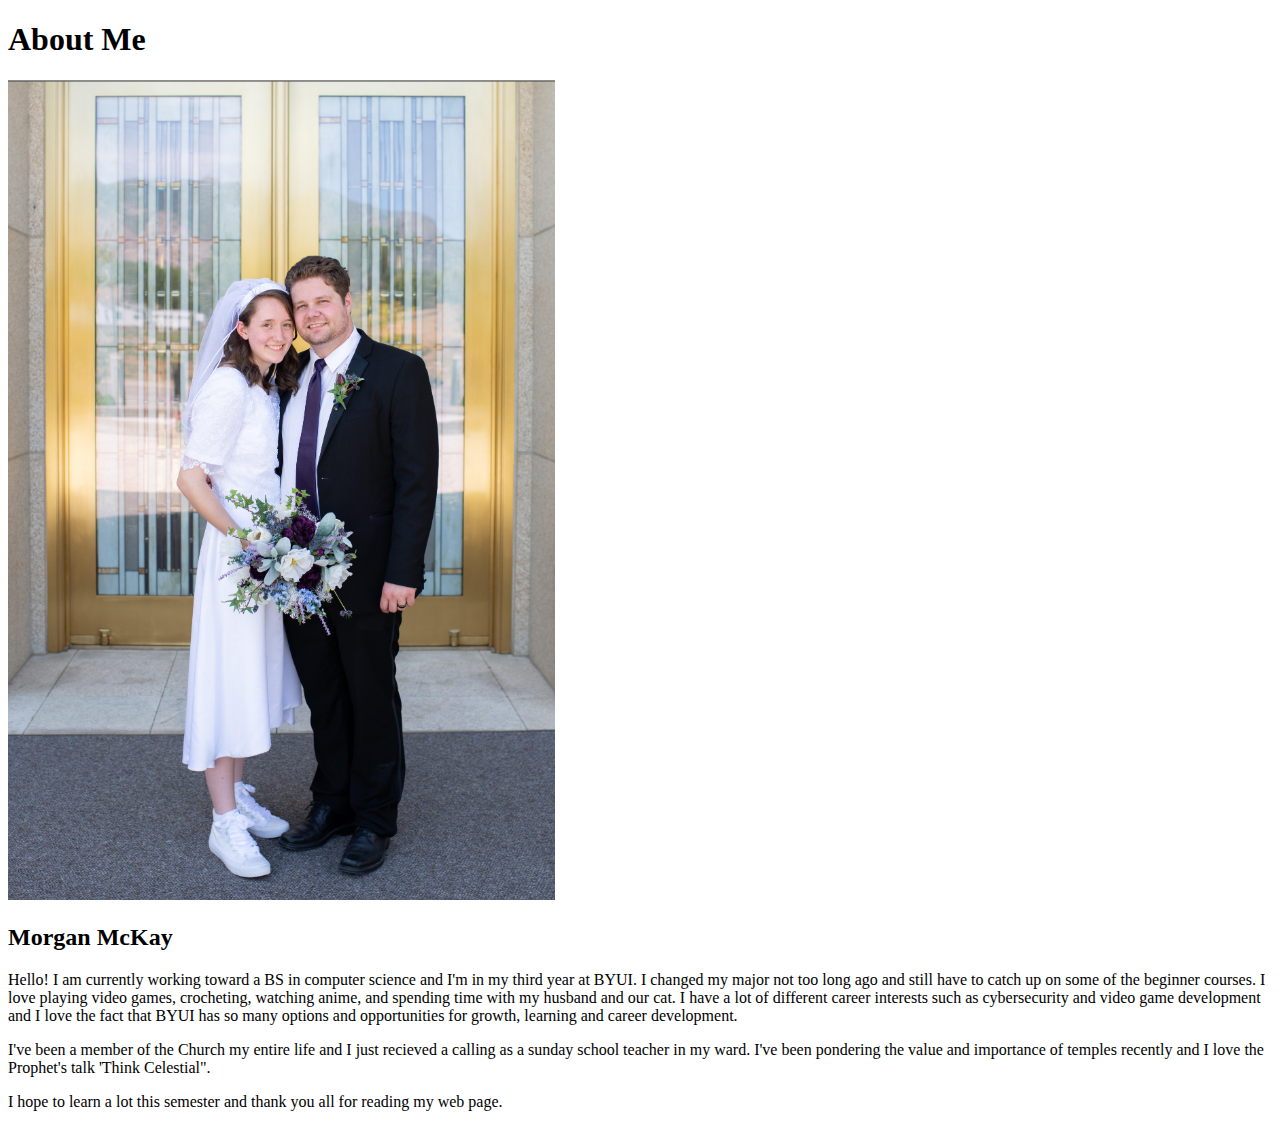
<file: aboutme/index.html>
<!DOCTYPE html>
<html lang="en">
<head>
    <meta charset="UTF-8">
    <meta http-equiv="X-UA-Compatible" content="IE=edge">
    <meta name="viewport" content="width=device-width, initial-scale=1.0">
    <title>All About Me</title>
</head>
<body>
    <h1>About Me</h1>
    <img alt="Image of me and my husband" src="images/Screenshot 2024-04-22 135622.png">
    <h2>Morgan McKay</h2>
    <p>Hello! I am currently working toward a BS in computer science and I'm in my third year at BYUI. I changed my major not too long ago and still have 
        to catch up on some of the beginner courses. I love playing video games, crocheting, watching anime, and spending time with my husband and our cat. 
        I have a lot of different career interests such as cybersecurity and video game development and I love the fact that BYUI has so many options and 
        opportunities for growth, learning and career development.</p>
    <p>I've been a member of the Church my entire life and I just recieved a calling as a sunday school teacher in my ward. I've been pondering the value and importance of temples recently and I love the Prophet's talk 'Think Celestial".</p>
    <p>I hope to learn a lot this semester and thank you all for reading my web page.</p>

</body>
</html>
</file>
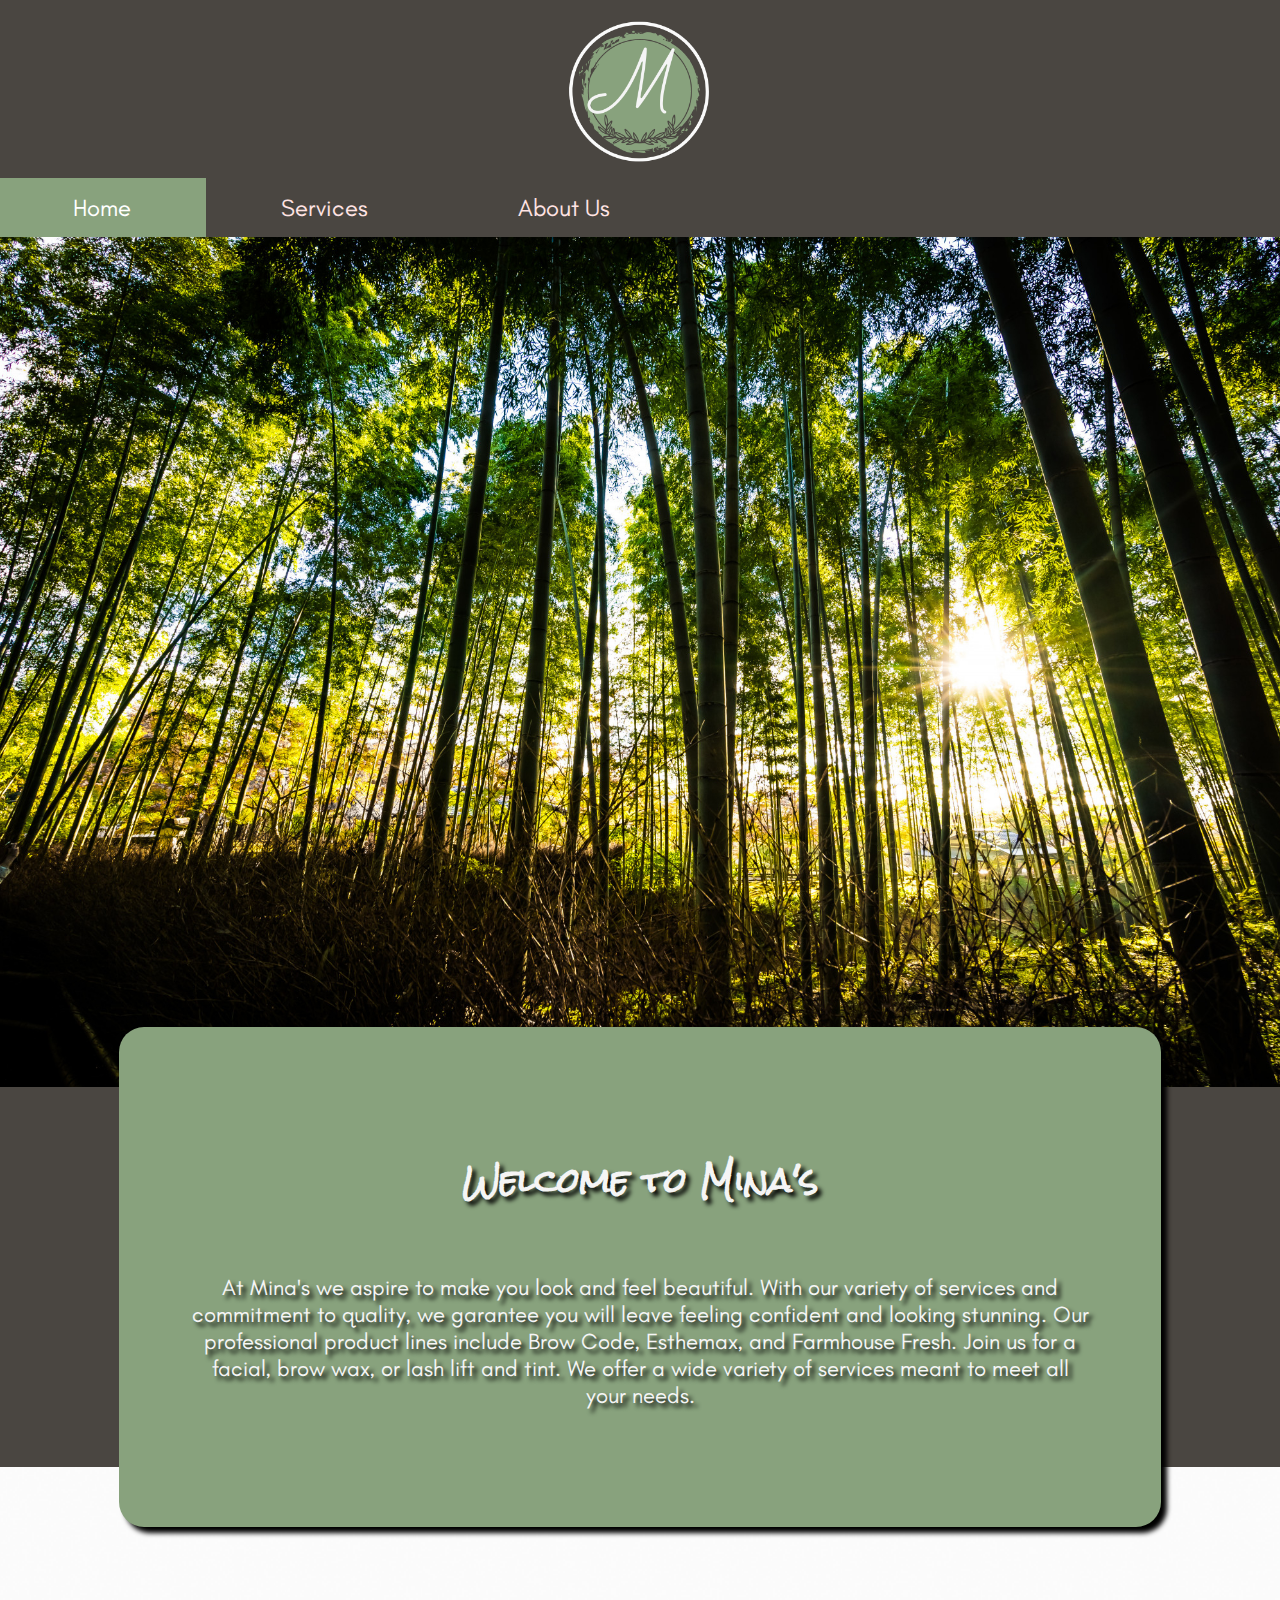
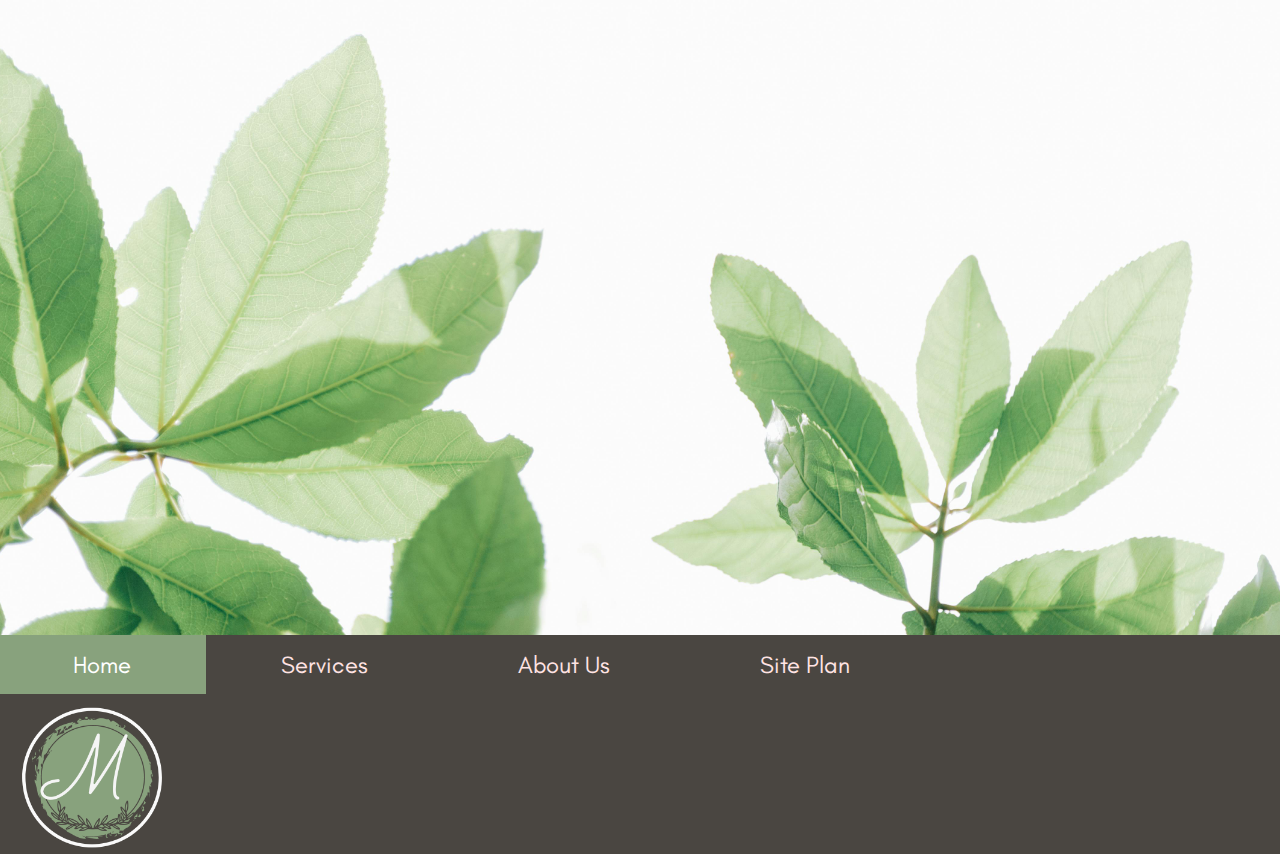
<file: personalpage/index.html>
<!--Mina's buisness home page-->

<!DOCTYPE html>
<html lang="en">
<head>
    <link rel="stylesheet" href="styles/style.css">
    <meta charset="UTF-8">
    <meta name="viewport" content="width=device-width, initial-scale=1.0">
    <title>Mina's</title>
</head>
<body>
    <div id="content">
        <header>
            <!-- Include logo img centered here with link to home page-->
            <!-- Have biz name under the logo-->
            <a class="logo_link" href="index.html">
                <img class="logo" src="images/Untitled_design.png" alt="Company Logo">
            </a>
            <nav>
                <a class="active" href="index.html">Home</a>
                <a href="services.html">Services</a>
                <a href="aboutus.html">About Us</a>
            </nav>
        </header>
        <main>
            <img class="background" src="images/bamboo_landscape.jpg" alt="bamboo landscape">
            <section id="msg">
                <h1>Welcome to Mina's</h1>
                <p>
                    At Mina's we aspire to make you look and feel beautiful. With our variety of services and commitment to quality, we garantee you will leave feeling confident and looking stunning. Our professional product lines include Brow Code, Esthemax, and Farmhouse Fresh. Join us for a facial, brow wax, or lash lift and tint. We offer a wide variety of services meant to meet all your needs.  
                </p> 
            </section>
            <img class="leaves" src="images/green_leaves.jpg" alt="green leaves">
        </main>
        <footer>
            
            <nav>
                <a class="active" href="index.html">Home</a>
                <a href="services.html">Services</a>
                <a href="aboutus.html">About Us</a>
                <a href="site-plan.html">Site Plan</a>
            </nav>
            <a class="logo_link" href="index.html">
                <img class="logo" src="images/Untitled_design.png" alt="Company Logo">
            </a>
        </footer>
    </div>
</body>
</html>
</file>
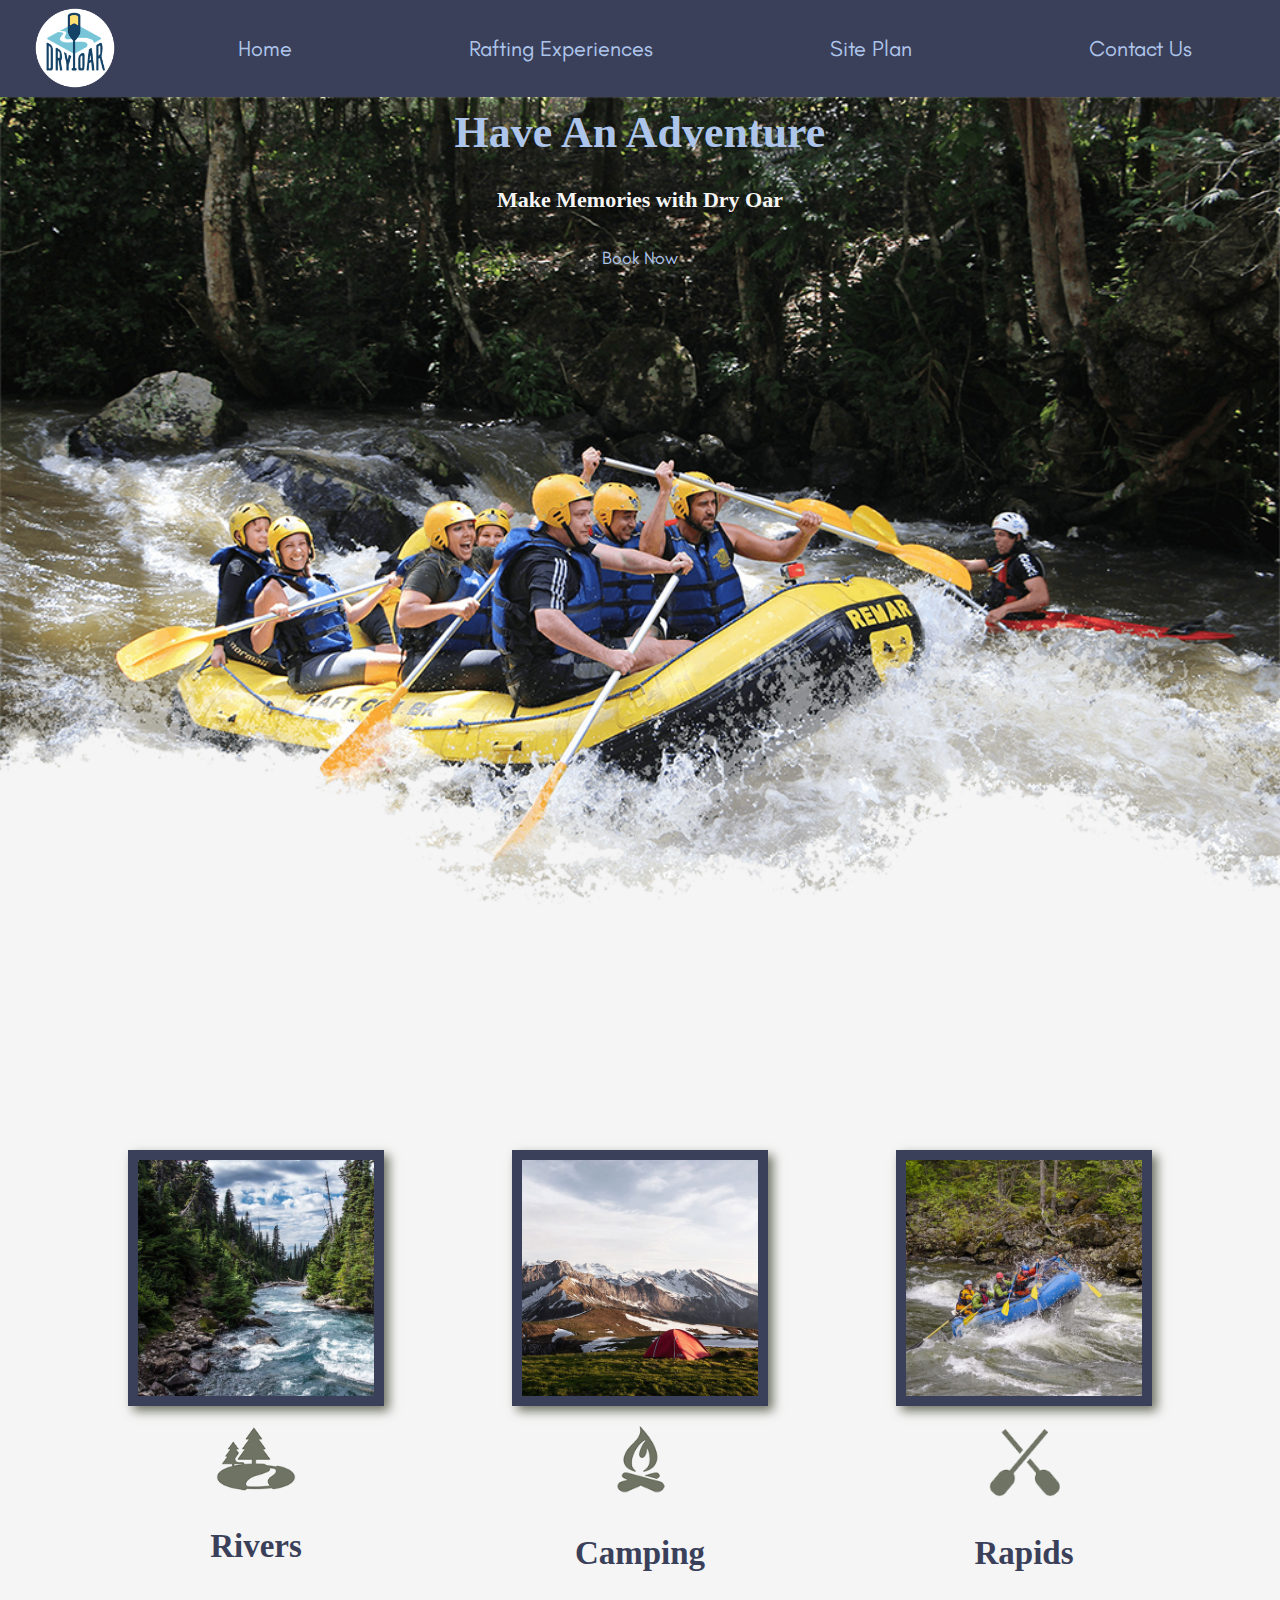
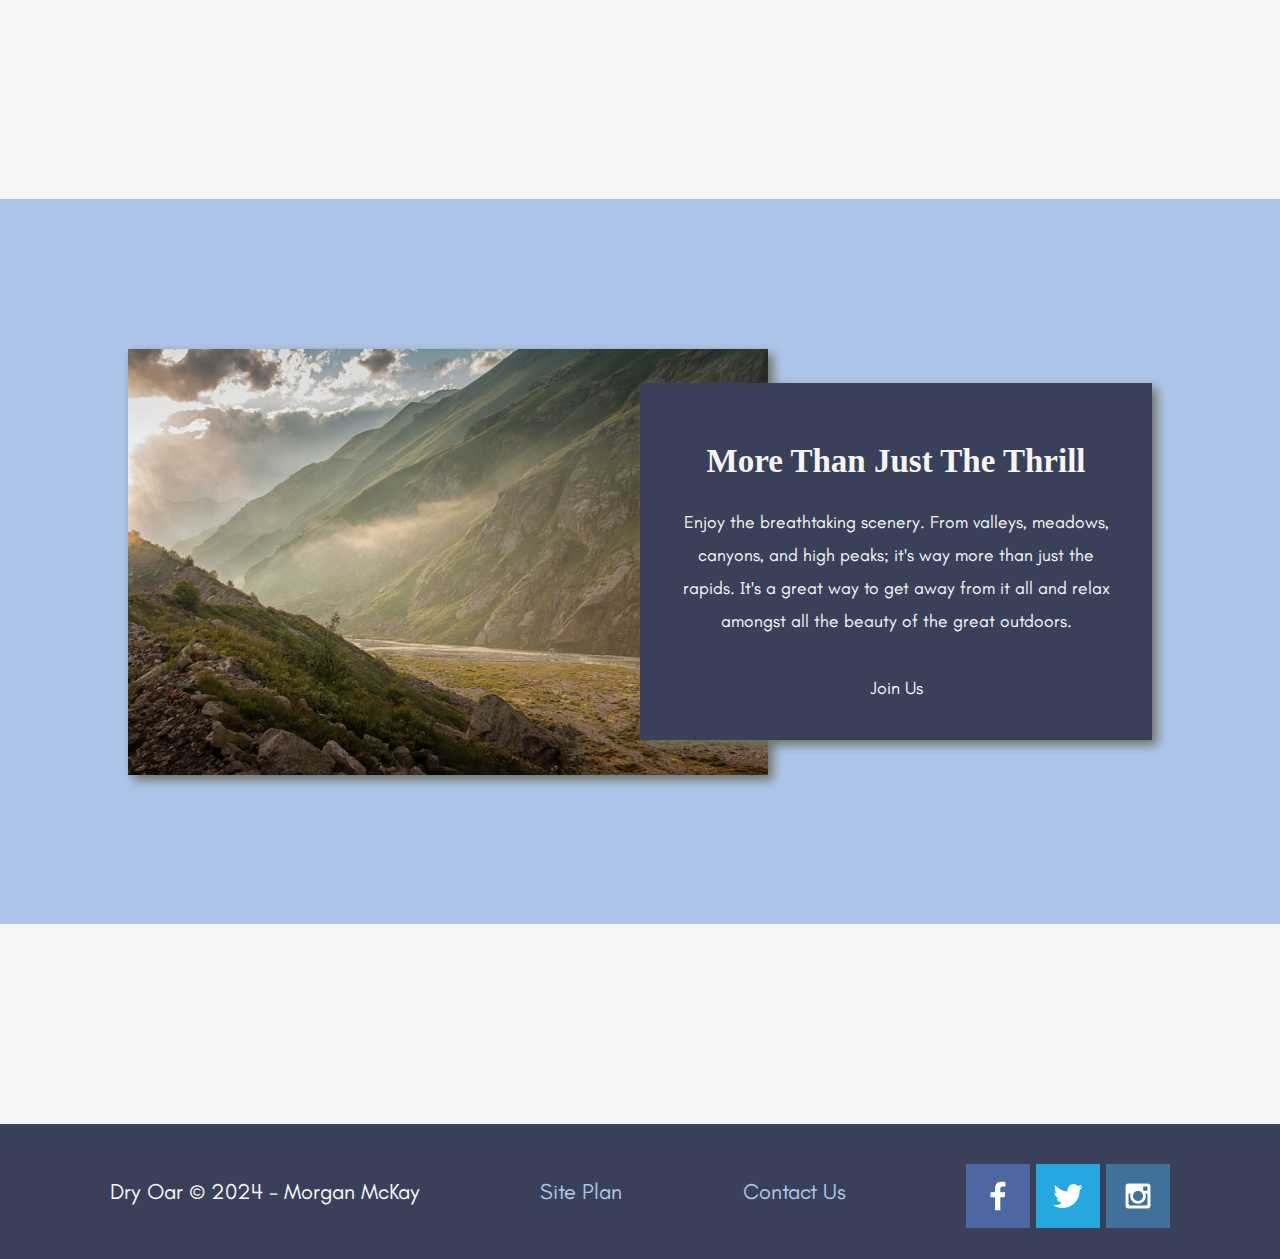
<file: wwr/index.html>
<!-- White Water rafting index page-->

<!DOCTYPE html>
<html lang="en">
<head>
    <link rel="stylesheet" href="styles/style.css">
    <meta charset="UTF-8">
    <meta name="viewport" content="width=device-width, initial-scale=1.0">
    <title>Whitewater Rafting Vacations| Dry Oar Boating | Home</title>
</head>
<body>
    <div id="content">
        <header>
            <a id = "logo_link" href = "index.html">
                <img class = "logo" src = "images/logo.png" alt = "Dry Oar Logo">
            </a>
            <nav>
                <a href="index.html">Home</a>
                <a href="sub-page.html">Rafting Experiences</a>
                <a href="site-plan-rafting.html">Site Plan</a>
                <a href="contactus.html">Contact Us</a>
            </nav>
        </header>
        <div id="hero">
            <div id="hero-box">
                <img id="hero-img" src="images/hero.png" alt="People enjoying white water rafting">
            </div>
            <section id="hero-msg">
                <h1 class="home-title">Have An Adventure</h1>
                <h4>Make Memories with Dry Oar </h4>
                <div class="button-box">
                    <a class="book" href="contractus.html">Book Now</a>
                </div>
            </section>
        </div>
        <main class="home-grid">
            <section class="rivers-card">
                <img class="card-img" src="images/rivers.jpg" alt="river in forest">
                <img class="icon" src="images/river_icon.png" alt="river icon">
                <h2>Rivers</h2>
            </section>
            <section class="camping-card">
                <img class="card-img" src="images/camping.jpg" alt="tent in mountains">
                <img class="icon" src="images/fire_icon.png" alt="fire icon">
                <h2>Camping</h2>
            </section>
            <section class="rapids-card">
                <img class="card-img" src="images/rapids.jpg" alt="rafting boat">
                <img class="icon" src="images/oars.png" alt="oars icon">
                <h2>Rapids</h2>
            </section>
            <div id="background"></div>
            <img class="mountains" src="images/mountains.jpg" alt="Misty mountains">
            <section class="msg">
                <h2>More Than Just The Thrill</h2>
                <p>Enjoy the breathtaking scenery. From valleys, meadows, canyons, and high peaks; it's way more than just the rapids. It's a great way to get away from it all and relax amongst all the beauty of the great outdoors.</p>
                <a class="join" href="rivers.html">Join Us</a>
            </section>
        </main>
        <footer>
            <p>Dry Oar &copy; 2024 - Morgan McKay</p>
            <p><a href="site-plan-rafting.html">Site Plan</a></p>
            <p><a href="contactus.html">Contact Us</a></p>
            <div class="social">
                <a href="https://facebook.com" target="_blank">
                    <img src="images/facebook.png" alt="fb icon">
                </a>
                <a href="https://twitter.com" target="_blank">
                    <img src="images/twitter.png" alt="twitter icon">
                </a>
                <a href="https://instagram.com" target="_blank">
                    <img src="images/instagram.png" alt="instagram icon">
                </a>
            </div>
        </footer>
    </div>
</body>
</html>
</file>
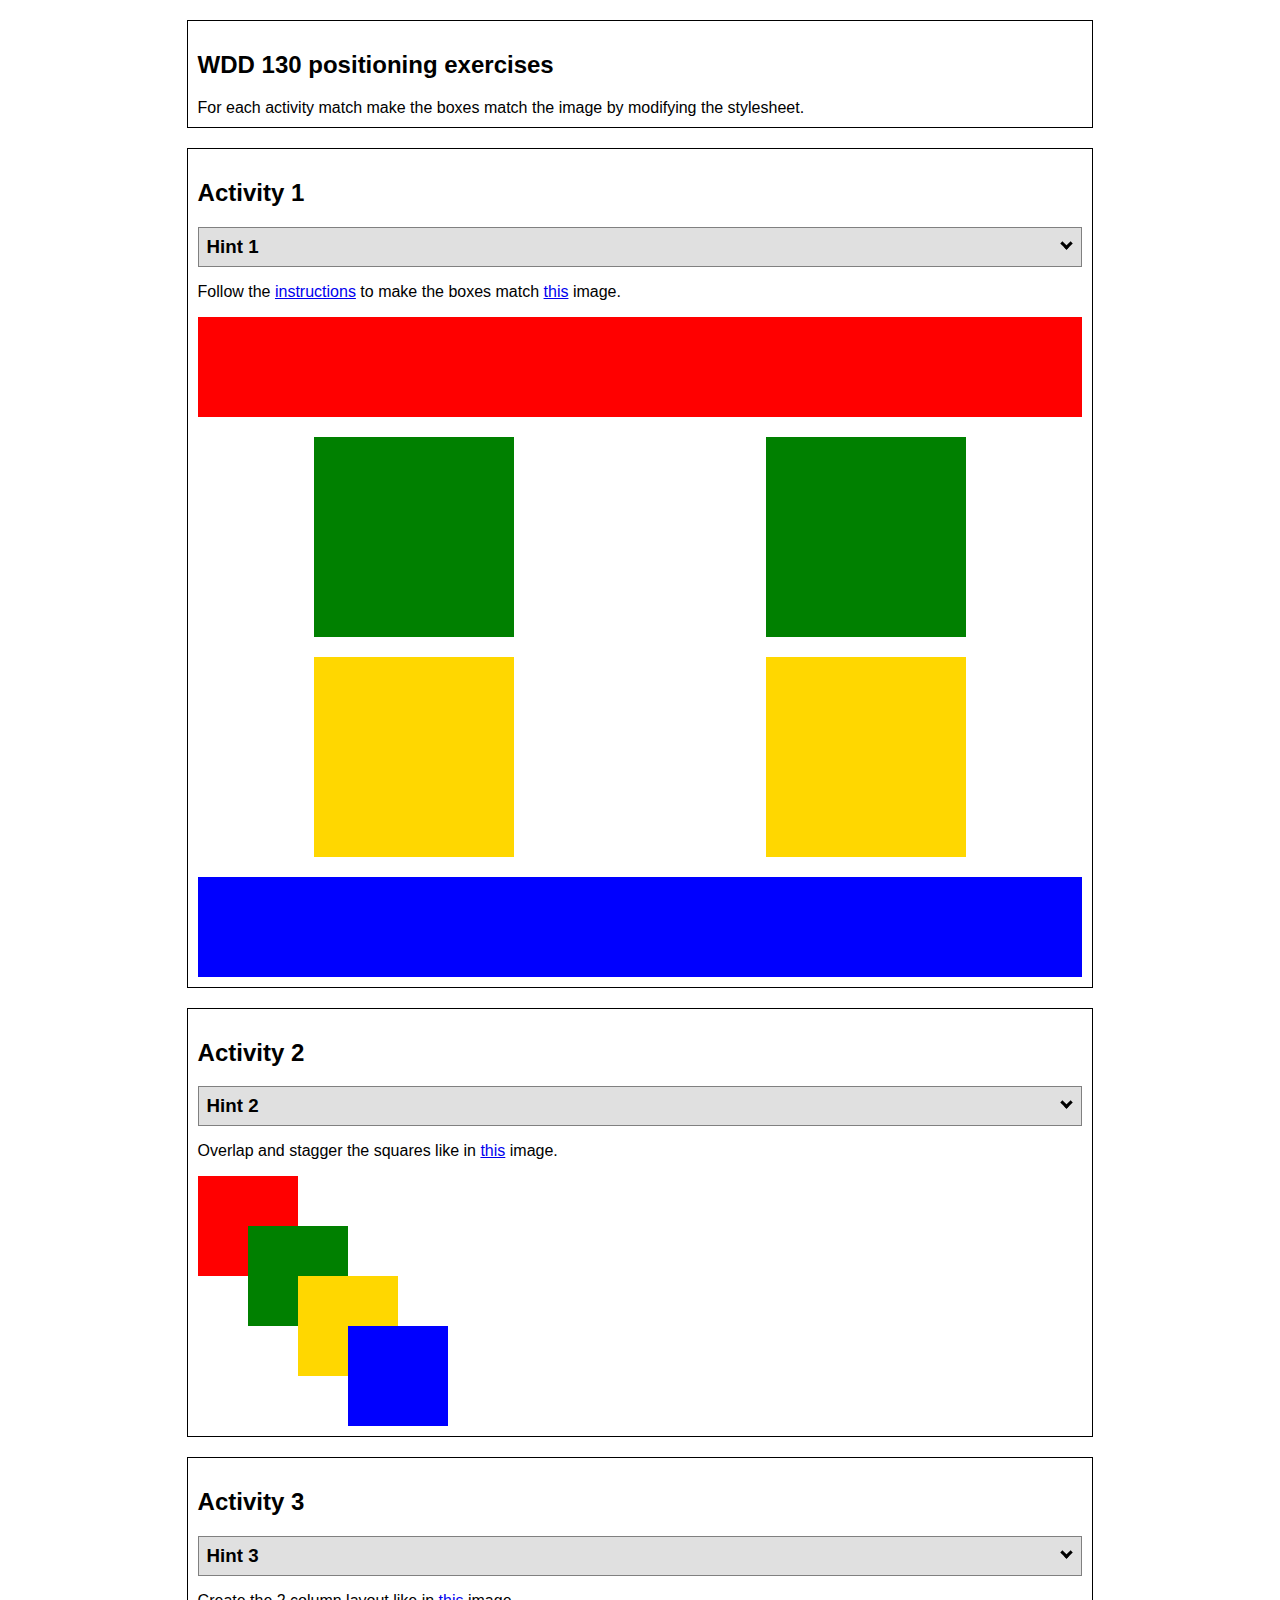
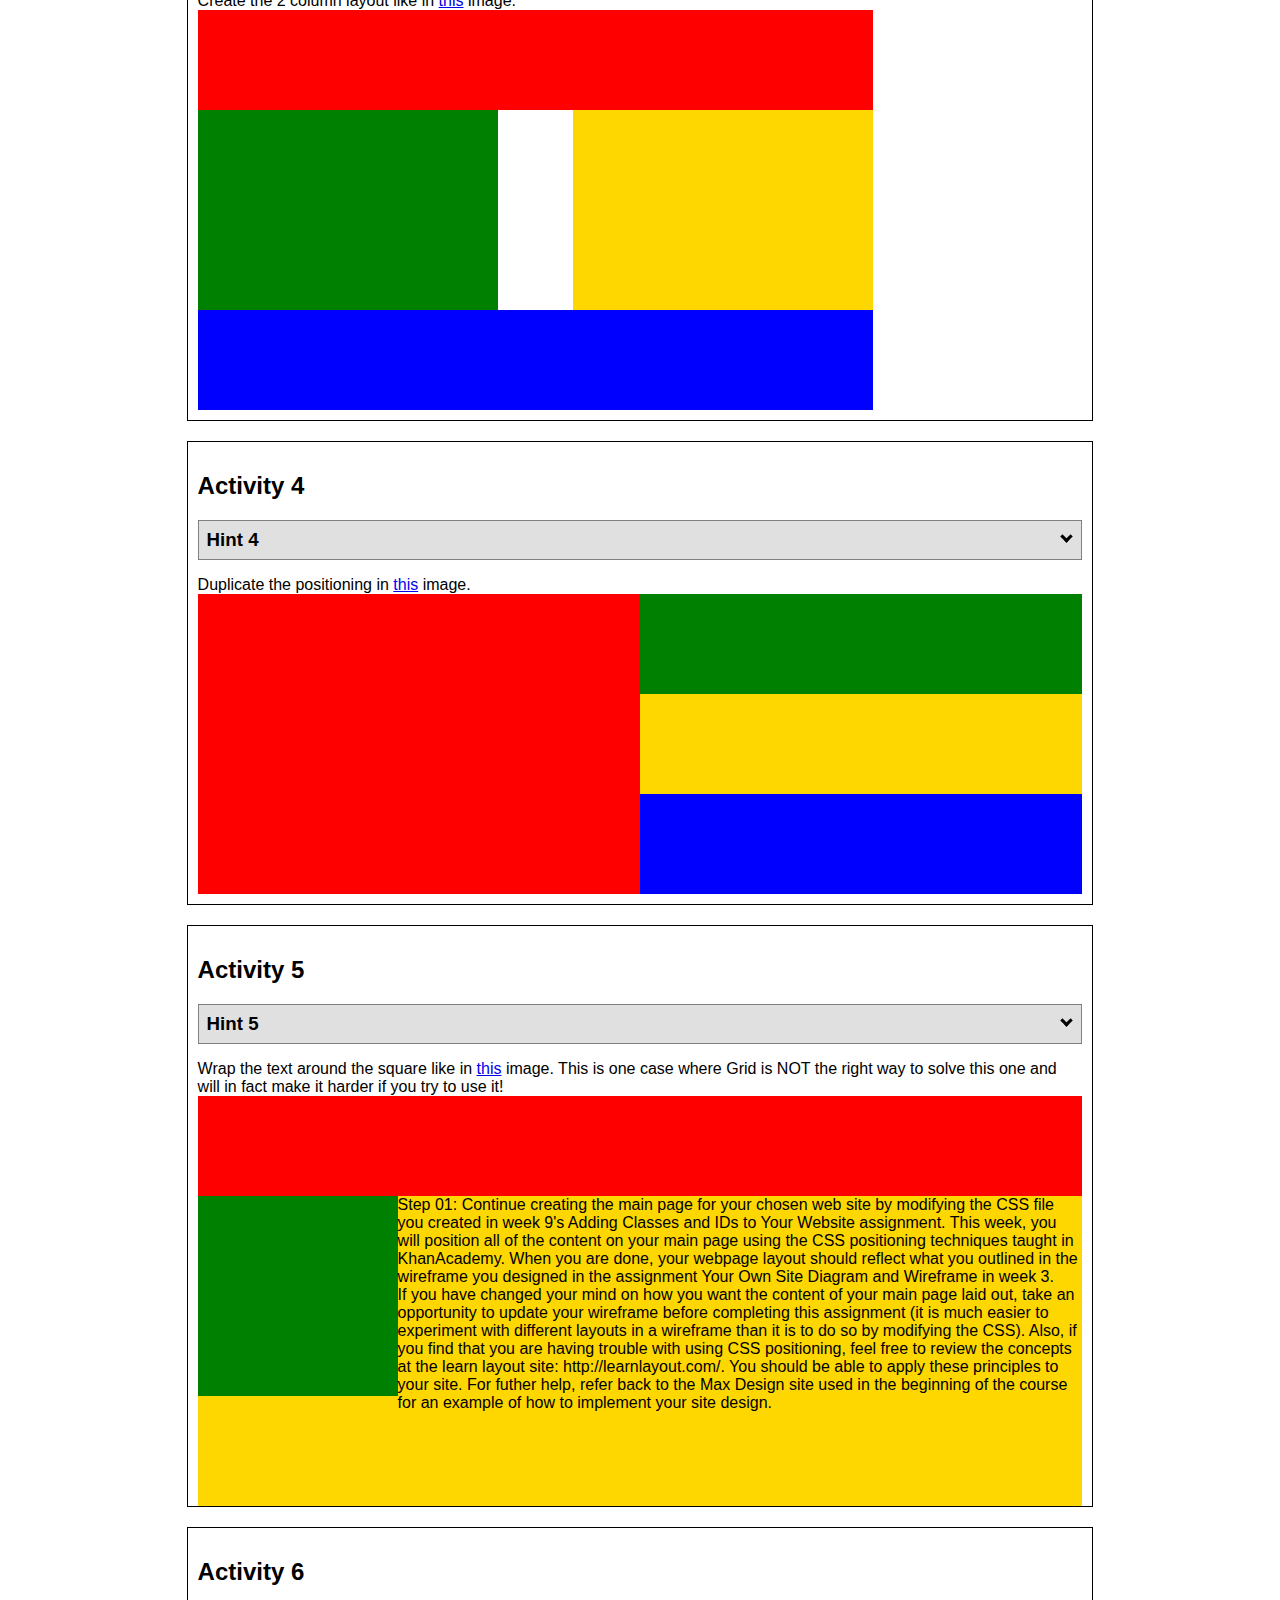
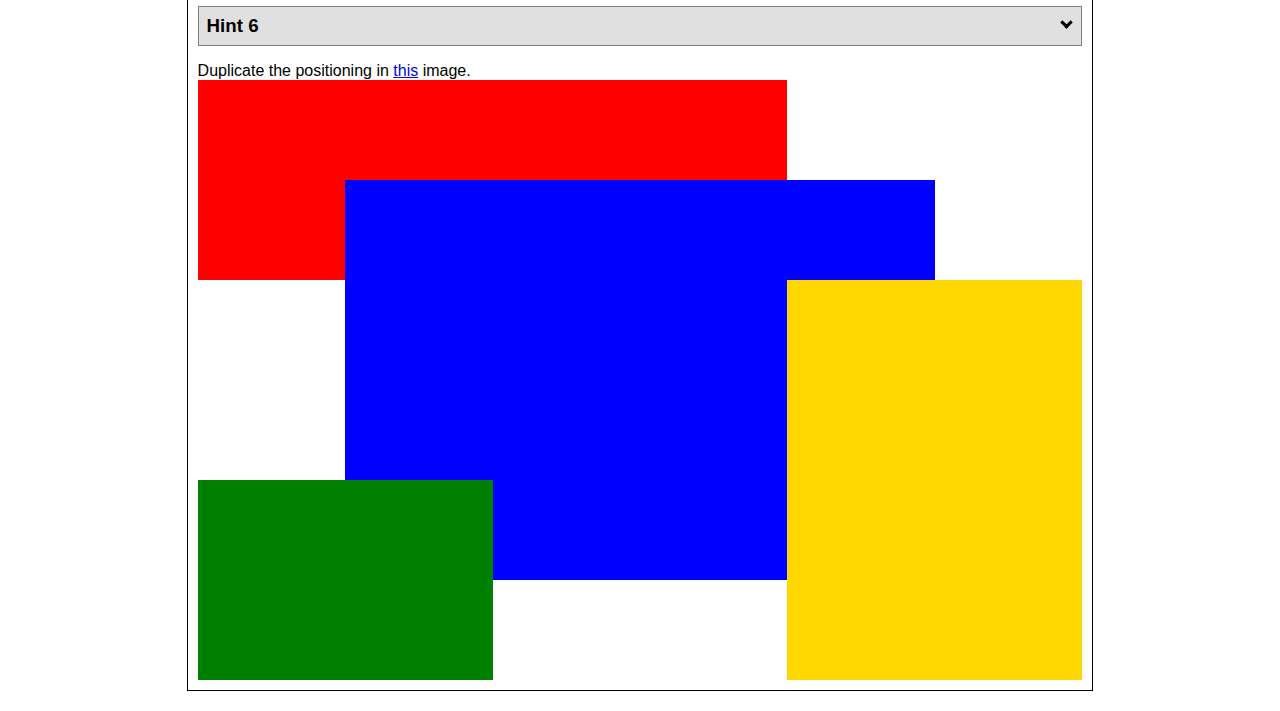
<file: positioning.html>
<!DOCTYPE html>
<html lang="en">
  <head>
    <!-- HTML - Name: positioning.html -->
    <title>Positioning Activity</title>
    <link rel="stylesheet" type="text/css" href="positionstyles.css" />
  </head>
  <body>
    <div class="activity">
      <h2>WDD 130 positioning exercises</h2>
      For each activity match make the boxes match the image by modifying the stylesheet.</div>
    <div class="activity">
      <h2>Activity 1</h2>
      <section class="hint"><input type="checkbox" ><i></i> <h3>Hint 1</h3><div><p>Check out the <a href="https://byui-wdd.github.io/wdd130/activities/w06-css-positioning.html" target="_blank">activity instructions</a> in Ilearn!</p></div></section>
      <p>Follow the <a href="https://byui-wdd.github.io/wdd130/activities/w06-css-positioning.html" target="_blank">instructions</a> to make the boxes match  <a href="https://byui-wdd.github.io/wdd130/images/example1.png" target="_blank">this</a> image.</p>
      <div class="content1" >
        <div class="red1" ></div>
        <div class="green1" ></div>
        <div class="green1" ></div>
        <div class="yellow1"></div>
        <div class="yellow1"></div>
        <div class="blue1"></div>
      </div>
    </div>
    <div class="activity">
      <h2>Activity 2</h2>
      <section class="hint"><input type="checkbox" > <h3>Hint 2</h3><i></i><div>
      <ul>
      <li>grid-template-columns: 50px 50px 50px 50px 50px </li></ul></div></section>
      <p>Overlap and stagger the squares like in <a href="https://byui-wdd.github.io/wdd130/images/example2.png" target="_blank">this</a> image.</p>
      <div class="content2" >
        <div class="red2" ></div>
        <div class="green2" ></div>
        <div class="yellow2"></div>
        <div class="blue2"></div>
      </div>
    </div>
    <div class="activity">
      <h2>Activity 3</h2>
      <section class="hint"><input type="checkbox" > <h3>Hint 3</h3><i></i><div><p>This one is going to be best solved with CSS Grid. Remember to make the boxes the right width first...then start moving them around. </p><h4>Properties used:</h4><ul><li>display:grid;</li><li>grid-template-columns:</li><li>grid-column-gap:</li>
        <li>grid-column:</li>  </ul></div></section>
      Create the 2 column layout like in <a href="https://byui-wdd.github.io/wdd130/images/example3.png" target="_blank">this</a>  image.
      <div class="content3" >
        <div class="red3" ></div>
        <div class="green3" ></div>
        <div class="yellow3"></div>
        <div class="blue3"></div>
      </div>
    </div>
    <div class="activity">
      <h2>Activity 4</h2>
      <section class="hint"><input type="checkbox" > <h3>Hint 4</h3><i></i><div><p>For the others we have been primarily concerned with width. For this one you will need to adjust height as well. </p><h4>Properties used:</h4><ul><li>display:grid;</li><li>grid-template-columns:</li><li>grid-row:</li></ul></div></section>
      Duplicate the positioning in <a href="https://byui-wdd.github.io/wdd130/images/example4.png" target="_blank">this</a> image. 
      <div class="content4" >
        <div class="red4" ></div>
        <div class="green4" ></div>
        <div class="yellow4"></div>
        <div class="blue4"></div>
      </div>
    </div>

    <div class="activity">
      <h2>Activity 5</h2>
      <section class="hint"><input type="checkbox" > <h3>Hint 5</h3><i></i><div><p>Grid is <strong>not</strong> the right way to do this.  In fact there is only one way to really do that...and that is with float. Remember that we float the thing we want the text to wrap around.  Also remember to start by making all the shapes the right size and shape.</p><h4>Properties used:</h4><ul><li>float: left;</li></ul></div></section>
      Wrap the text around the square like in <a href="https://byui-wdd.github.io/wdd130/images/example5.png" target="_blank">this</a> image. This is one case where Grid is NOT the right way to solve this one and will in fact make it harder if you try to use it!
      <div class="content5" >
        <div class="red5" ></div>
        <div class="green5" ></div>
        <div class="yellow5">Step 01: Continue creating the main page for your chosen web site by modifying the CSS file you created in week 9's Adding Classes and IDs to Your Website assignment. This week, you will position all of the content on your main page using the CSS positioning techniques taught in KhanAcademy. When you are done, your webpage layout should reflect what you outlined in the wireframe you designed in the assignment Your Own Site Diagram and Wireframe in week 3. <br />
          If you have changed your mind on how you want the content of your main page laid out, take an opportunity to update your wireframe before completing this assignment (it is much easier to experiment with different layouts in a wireframe than it is to do so by modifying the CSS). Also, if you find that you are having trouble with using CSS positioning, feel free to review the concepts at the learn layout site: http://learnlayout.com/. You should be able to apply these principles to your site. For futher help, refer back to the Max Design site used in the beginning of the course for an example of how to implement your site design.</div>
        <div class="blue5"></div>
      </div>
    </div>
    <div class="activity">
      <h2>Activity 6</h2>
      <section class="hint"><input type="checkbox" > <h3>Hint 6</h3><i></i><div><p>This one is all about visualizing the grid behind the layout. If you are having a hard time doing that first: all the sizes are even multiples of 100, and second here is another example with the lines drawn: <a href="https://byui-wdd.github.io/wdd130/images/example6-hint.png" target="_blank">example 6 with lines</a>. For this one you will find it easiest if you use px for the column width. You can also use <kbd>z-index</kbd> to control the element layering.    </p><h4>Properties used:</h4><ul><li>display:grid;</li><li>grid-template-columns:</li><li>grid-column:</li><li>grid-row:</li><li><a href="https://www.w3schools.com/cssref/pr_pos_z-index.asp" target="_blank">z-index:</a></li></ul></div></section>
      Duplicate the positioning in <a href="https://byui-wdd.github.io/wdd130/images/example6.png" target="_blank">this</a> image.
      <div class="content6" >
        <div class="red6" ></div>
        <div class="green6" ></div>
        <div class="yellow6"></div>
        <div class="blue6"></div>
      </div>
    </div>
  </body>
</html>
</file>
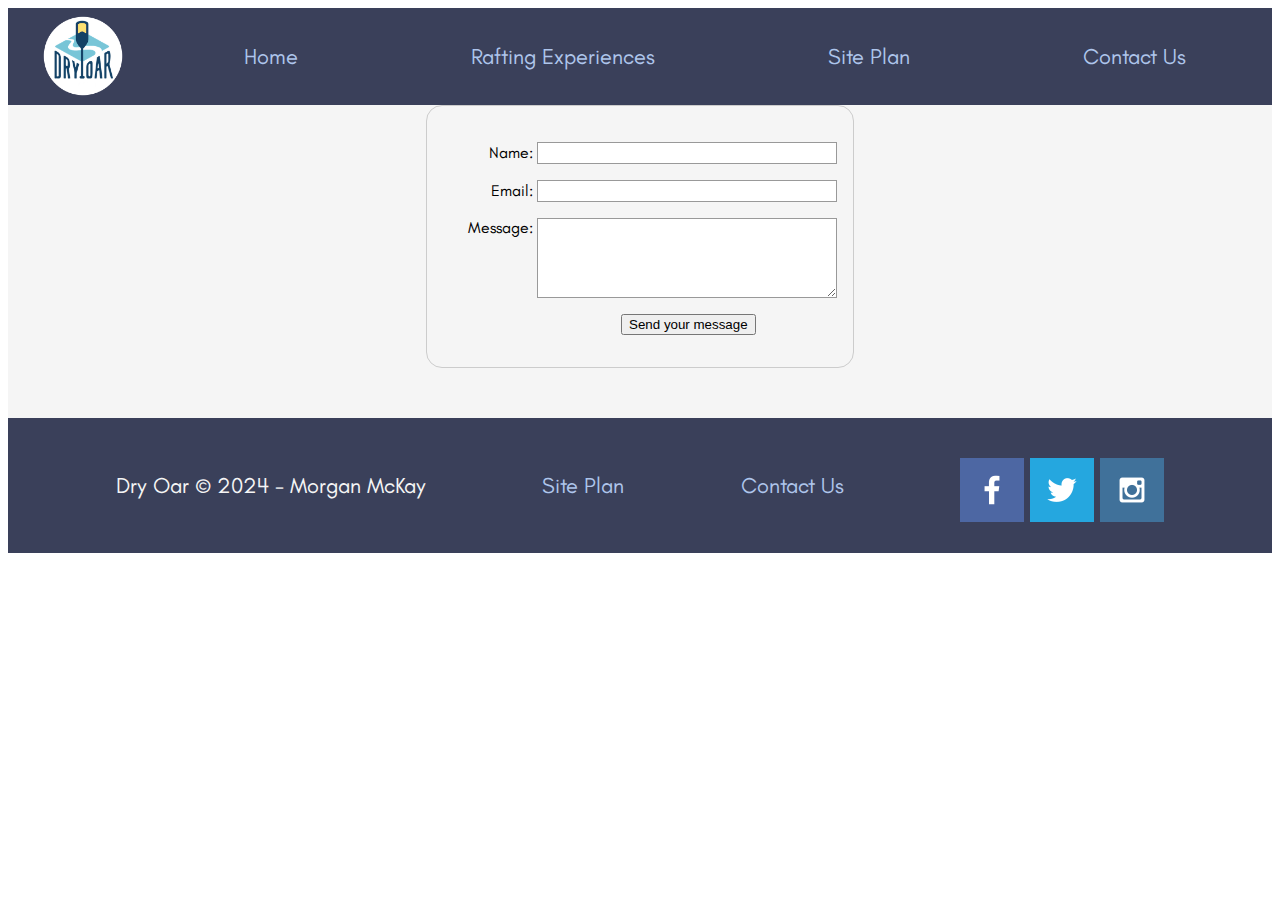
<file: wwr/contactus.html>
<!DOCTYPE html>
<html lang="en">
<head>
    <link rel="stylesheet" href="styles/contactus.css">
    <meta charset="UTF-8">
    <meta name="viewport" content="width=device-width, initial-scale=1.0">
    <title>Contact Us</title>
</head>
<body>
    <div id="content">
        <header>
            <a id="logo_link" href="index.html">
                <img class="logo" src="images/logo.png" alt="Dry Oar logo">
            </a>
            <nav>
                <a href="index.html">Home</a>
                <a href="sub-page.html">Rafting Experiences</a>
                <a href="site-plan-rafting.html">Site Plan</a>
                <a href="contactus.html">Contact Us</a>
            </nav>
        </header>
        <div id="feedback"></div>
        <form action="wwr/site-info.txt" method="post">
            <ul>
                <li>
                    <label for="name">Name:</label>
                    <input type="text" id="name" name="user_name"/>
                </li>
                <li>
                    <label for="mail">Email:</label>
                    <input type="email" id="mail" name="user_email"/>
                </li>
                <li>
                    <label for="msg">Message:</label>
                    <textarea id="msg" name="user_message"></textarea>
                </li>
                <li class="button">
                    <button type="submit">Send your message</button>
                </li>
            </ul>
        </form>
        <footer>
            <p>Dry Oar &copy; 2024 - Morgan McKay</p>
            <p><a href="site-plan-rafting.html">Site Plan</a></p>
            <p><a href="contactus.html">Contact Us</a></p>
            <div class="social">
                <a href="https://facebook.com" target="_blank">
                    <img src="images/facebook.png" alt="fb icon">
                </a>
                <a href="https://twitter.com" target="_blank">
                    <img src="images/twitter.png" alt="twitter icon">
                </a>
                <a href="https://instagram.com" target="_blank">
                    <img src="images/instagram.png" alt="instagram icon">
                </a>
            </div>
        </footer>
    </div>
    <script>
        // get the feedback div element so we can do something with it.
        const feedbackElement = document.getElementById('feedback');
        // get the form so we can read what was entered in it.
        const formElement = document.forms[0];
        // add a 'listener' to wait for a submission of our form. When that happens run the code below.
        formElement.addEventListener('submit', function(e) {
            // stop the form from doing the default action.
            e.preventDefault();
            // set the contents of our feedback element to a message letting the user know the form was submitted successfully. Notice that we pull the name that was entered in the form to personalize the message!
            feedbackElement.innerHTML = 'Hello '+ formElement.user_name.value +'! Thank you for your message. We will get back with you as soon as possible!';
            // make the feedback element visible.
            feedbackElement.style.display = "block";
            // add a class to move everything down so our message doesn't cover it.
            document.body.classList.toggle('moveDown');
        });
    </script>
</body>
</html>
</file>
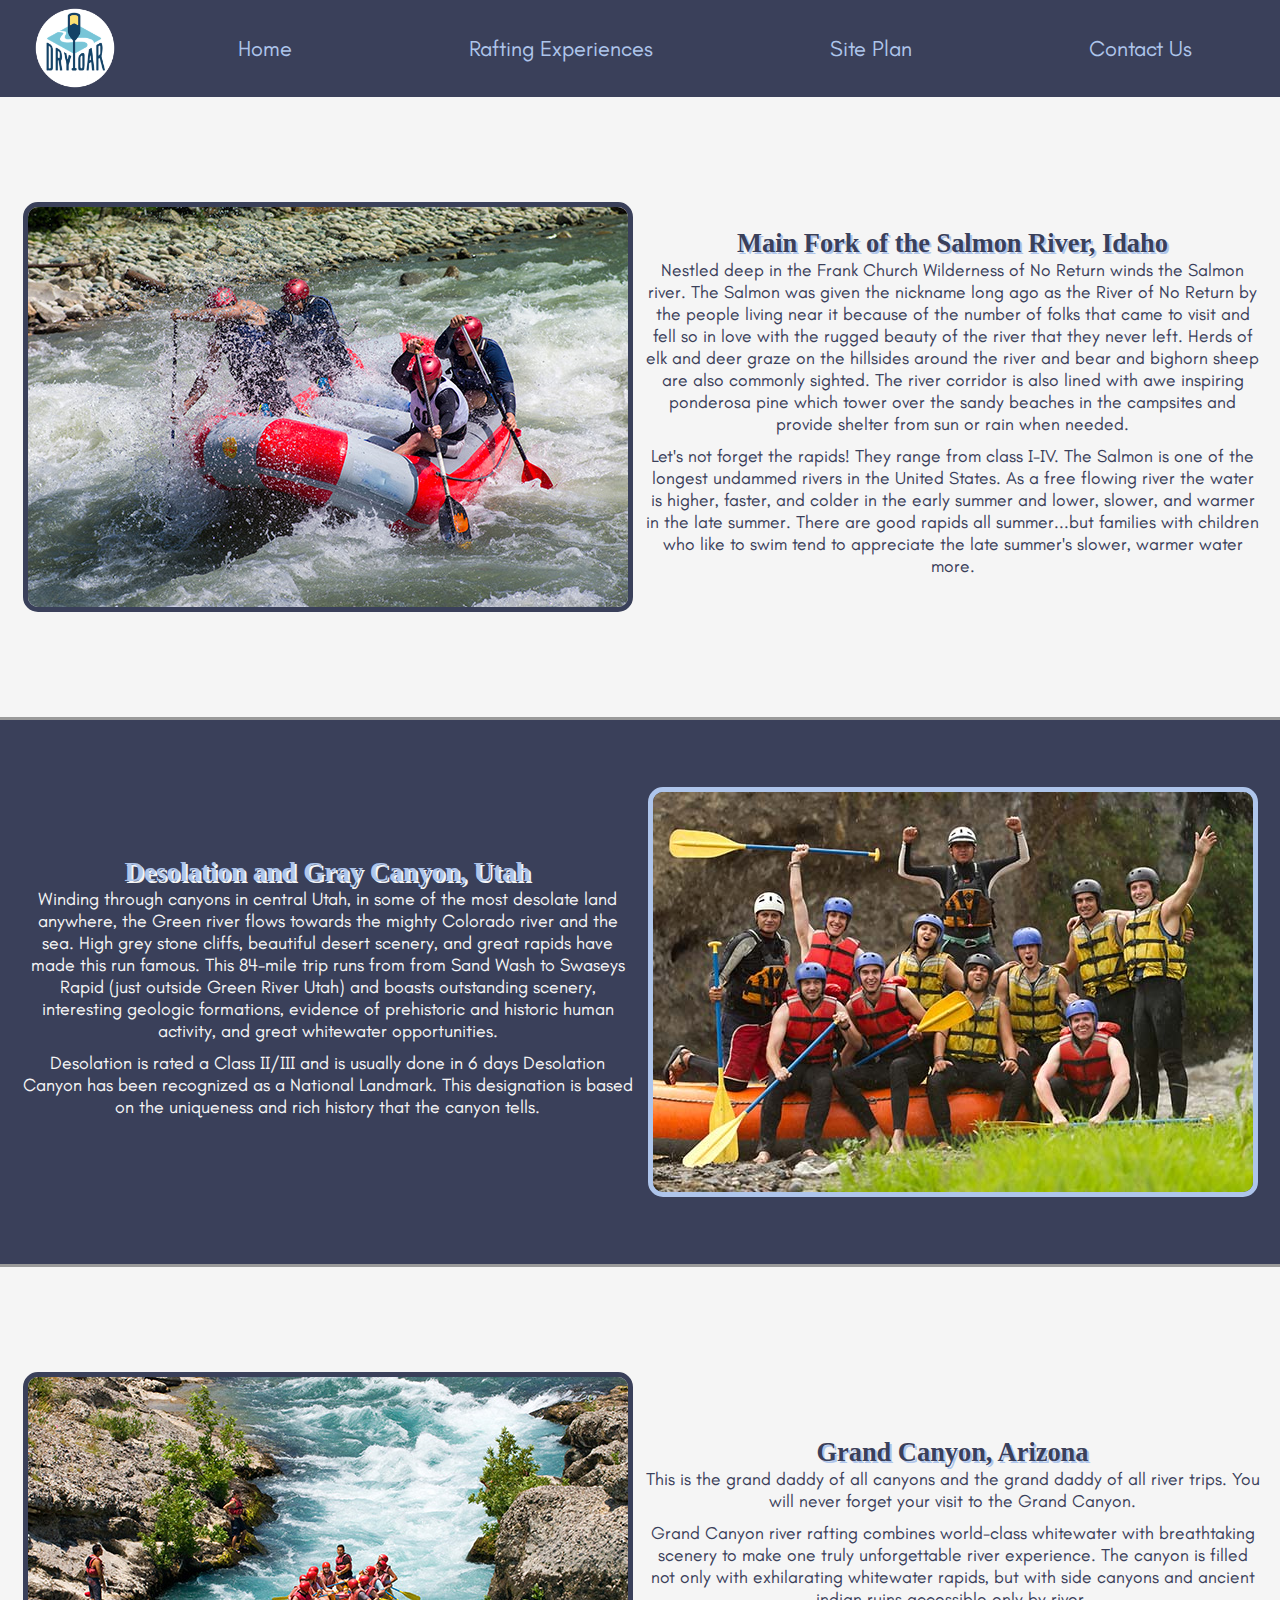
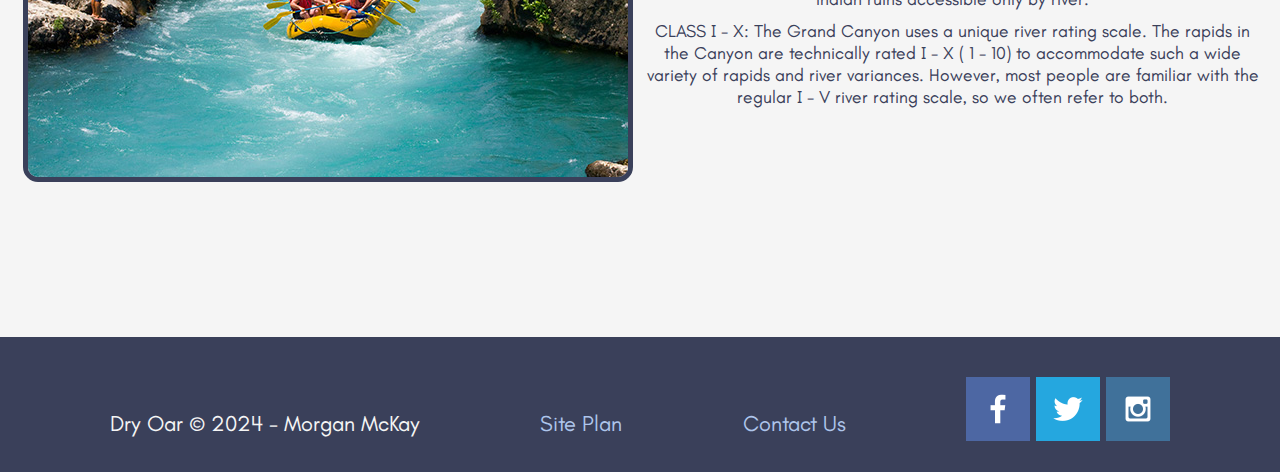
<file: wwr/sub-page.html>
<!DOCTYPE html>
<html lang="en">
<head>
    <link rel="stylesheet" href="styles/sub-page.css">
    <meta charset="UTF-8">
    <meta name="viewport" content="width=device-width, initial-scale=1.0">
    <title>Rafting Experiences</title>
</head>
<body>
    <div id="content">
        <header>
            <a id="logo_link" href="index.html">
                <img class="logo" src="images/logo.png" alt="Dry Oar logo">
            </a>
            <nav>
                <a href="index.html">Home</a>
                <a href="sub-page.html">Rafting Experiences</a>
                <a href="site-plan-rafting.html">Site Plan</a>
                <a href="contactus.html">Contact Us</a>
            </nav>
        </header>
        <div id = "places">
            <div id = "Idaho">
                <img id="id_img" src="images/rafting32_600.jpg" alt="People rafting">
                <section class="id_para">
                    <h2>Main Fork of the Salmon River, Idaho</h3>
                    <p>
                    Nestled deep in the Frank Church Wilderness of No Return winds the Salmon river. The Salmon was given the nickname long ago as the River of No Return by the people living near it because of the number of folks that came to visit and fell so in love with the rugged beauty of the river that they never left.
                    Herds of elk and deer graze on the hillsides around the river and bear and bighorn sheep are also commonly sighted. The river corridor is also lined with awe inspiring ponderosa pine which tower over the sandy beaches in the campsites and provide shelter from sun or rain when needed.
                    </p>
                    <p>
                    Let's not forget the rapids! They range from class I-IV. The Salmon is one of the longest undammed rivers in the United States. As a free flowing river the water is higher, faster, and colder in the early summer and lower, slower, and warmer in the late summer. There are good rapids all summer...but families with children who like to swim tend to appreciate the late summer's slower, warmer water more.
                    </p>
                </section>
            </div>
            <div id="Utah">
                <img id="ut_img" src="images/rafting59_600.jpg" alt="People cheering">
                <section class="ut_para">
                    <h2>Desolation and Gray Canyon, Utah</h3>
                    <p>
                    Winding through canyons in central Utah, in some of the most desolate land anywhere, the Green river flows towards the mighty Colorado river and the sea. High grey stone cliffs, beautiful desert scenery, and great rapids have made this run famous. This 84-mile trip runs from from Sand Wash to Swaseys Rapid (just outside Green River Utah) and boasts outstanding scenery, interesting geologic formations, evidence of prehistoric and historic human activity, and great whitewater opportunities.
                    </p>
                    <p>
                    Desolation is rated a Class II/III and is usually done in 6 days
                    Desolation Canyon has been recognized as a National Landmark.  This designation is based on the uniqueness and rich history that the canyon tells.
                    </p>
                </section>
            </div>
            <div id="Arizona">
                <img id="az_img" src="images/rafting65_600.jpg" alt="Rafting on river">
                <section class="az_para">
                    <h2>Grand Canyon, Arizona</h3>
                    <p>
                    This is the grand daddy of all canyons and the grand daddy of all river trips. You will never forget your visit to the Grand Canyon.
                    </p>
                    <p>
                    Grand Canyon river rafting combines world-class whitewater with breathtaking scenery to make one truly unforgettable river experience. The canyon is filled not only with exhilarating whitewater rapids, but with side canyons and ancient indian ruins accessible only by river.
                    </p>
                    <p>
                    CLASS I - X: The Grand Canyon uses a unique river rating scale. The rapids in the Canyon are technically rated I - X ( 1 - 10) to accommodate such a wide variety of rapids and river variances. However, most people are familiar with the regular I - V river rating scale, so we often refer to both.                     
                    </p>
                </section>
            </div>
        </div>
        <footer>
            <p>Dry Oar &copy; 2024 - Morgan McKay</p>
            <p><a href="site-plan-rafting.html">Site Plan</a></p>
            <p><a href="contactus.html">Contact Us</a></p>
            <div class="social">
                <a href="https://facebook.com" target="_blank">
                    <img src="images/facebook.png" alt="fb icon">
                </a>
                <a href="https://twitter.com" target="_blank">
                    <img src="images/twitter.png" alt="twitter icon">
                </a>
                <a href="https://instagram.com" target="_blank">
                    <img src="images/instagram.png" alt="instagram icon">
                </a>
            </div>
        </footer>
    </div>
</body>
</html>
</file>
<file: personalpage/styles/style.css>
/*Style sheet for mina's business*/

@import url('https://fonts.googleapis.com/css2?family=Rock+Salt&family=Teachers:ital,wght@0,400;0,700;1,400&display=swap');
:root{
    --heading-font: "Rock Salt", Helvetica, sans-serif;
    --paragraph-font: Teachers, helvetica, sans-serif;
}

#content{
    max-width: 2000px;
    margin: 0 -10px;
    background-color: #4A4641;
}
header, footer{
    background-color: #4A4641;
    margin-top: -10px;
    margin-bottom: -10px;
    padding-top: 10px;
}
.logo_link{
    padding-top: 5px;
    justify-self: center;
    align-self: center;
}
nav {
    display: flex;
    
}
nav a{
    text-decoration: none;
    padding: 15px 75px;
    text-align: center;
    font-family: var(--paragraph-font);
    color: #FFE3E3;
    font-size: 1.5em;
}
nav a:hover{
    color: white;
    background-color: #88A27D;
}
.logo{
    max-width: 150px;
    height: auto;
    display: block;
    margin-left: auto;
    margin-right: auto;  
}
img{
    width: 100%;
    height: auto;
    max-height: 850px;
    margin: 10px auto;
}
h1 {
    font-family: var(--heading-font);
    text-align: center;
    color: whitesmoke;
    text-shadow: 4px 4px 4px black ;
    padding-bottom: 30px;
}
p {
    font-family: var(--paragraph-font);
    text-align: center;
    color: whitesmoke;
    font-size: 1.4em;
    padding: 2px 5%;
    text-shadow: 4px 4px 4px black;
}
main{
    display: grid;
    grid-template-columns: 1fr 1fr 800px 1fr 1fr;
    grid-template-rows: 850px 400px 1fr;
}
#msg{
    background-color: #88A27D;
    grid-column: 2/5;
    grid-row: 2/3;
    z-index: 2;
    margin: -50px auto;
    padding: 20px;
    justify-content: center;
    align-content: center;
    box-shadow: 6px 6px 5px black;
    border-radius: 25px;
}
.leaves{
    grid-column: 1/span 5;
    grid-row: 3/4;
    margin-top: -10px;
}
.background{
    grid-column: 1/span 5;
    grid-row: 1;
}
footer .logo{
    margin-left: 20px;
    margin-bottom: 15px;
}
footer{
    margin-top: -20px;
}
.active{
    background-color: #88A27D;
    color: white;
}
</file>
<file: wwr/styles/style.css>
/*Style sheet for White water rafting website*/


@import url('https://fonts.googleapis.com/css2?family=Permanent+Marker&family=Teachers:ital,wght@0,400;0,700;1,400&display=swap');

:root{
 --heading-font: "Permanent Marker", copperplate, fantasy;
 --paragraph-font: Teachers, Helvetica, sans-serif;
}


#content{
    max-width: 1600px;
    margin: 0 auto;
}
#logo_link{
    padding-top: 5px;
    justify-self: center;
    align-self: center;
}
nav {
    display: flex;
    justify-content: space-around;
}
nav a{
    text-align: center;
    color: #aec5eb;
    text-decoration: none;
    font-family: var(--paragraph-font);
    padding: 35px;
}
nav a:hover{
    color: whitesmoke;
    text-decoration: underline;
}
#hero-msg h1, #hero-msg h4{
    text-align: center;
}
#hero-msg {
    grid-column: 2;
    grid-row: 1;
}
.button-box{
    text-align: center;
}
.home-grid{
    display: grid;
    grid-template-columns: repeat(10, 1fr);
}
main section{
    text-align: center;
}
main section img{
    box-sizing: border-box;
}
#background {
    height: 725px;
    background-color: #aec5eb;
    grid-column: 1/11;
    grid-row: 4/9;
}
body{
    background-color: whitesmoke;
    font-size: 22px;
    padding: 0;
    margin: 0;
    font-family: var(--paragraph-font);
}
header {
    background-color: #3a405a;
    display: grid;
    grid-template-columns: 150px auto;
}
.book {
    color: #aec5eb;
    text-decoration: none;
    font-family: var(--paragraph-font);
    font-size: 18px;
    padding: 15px 30px;
    margin-top: 50px;
    border-radius: 5px;
}
.join{
    color:whitesmoke;
    text-decoration: none;
    font-family: var(--paragraph-font);
    font-size: 18px;
    padding: 15px 30px;
    margin-top: 50px;
    border-radius: 5px;
}
.join:hover{
    color: #3a405a;
    background-color: whitesmoke;
    padding: 5px;
}
.book:hover{
    color: whitesmoke;
    background-color: #3a405a;
    padding: 5px;
}
.msg{
    color:#3a405a;
    line-height: 1.5em;
    padding: 35px;
    grid-column: 6/10;
    grid-row: 6/7;
    box-shadow: 5px 5px 10px #6f7364;
}
footer{
    background-color: #3a405a;
    color: whitesmoke;
    font-family: var(--paragraph-font);
    padding: 25px 50px;
    margin-top: 200px;
    display: flex;
    justify-content: space-around;
    align-items: center;
}
footer a{
    color:#aec5eb;
    text-decoration: none;
}
footer a:hover{
    color: whitesmoke;
}
footer p a:hover{
    text-decoration: underline;
}
footer .social img{
    padding-top: 15px;
}
.home-title{
    color: #aec5eb;
    font-family: var(--heading-font);
    font-size: 2em;
    margin-top: 10px;
    display: grid;
}
h4{
    color: whitesmoke;
    font-family: var(--heading-font);
}

.msg{
    font-family: var(--heading-font);
    margin: 0;
    background-color: #3a405a;
    color: whitesmoke;

}
.msg p{
    color: whitesmoke;
    background-color: #3a405a;
    font-size: .8em;
    font-family: var(--paragraph-font);
    padding-bottom: 15px;
}
.logo{
    width: 80px;
}
.icon{
    width: 80px;
    padding-top: 10px;
}
#hero-img{
    width: 100%;
}
.rivers-card, .camping-card, .rapids-card{
    margin: 200px 0;
    color: #3a405a;
}
.rivers-card h2, .camping-card h2, .rapids-card h2{
    font-family: var(--heading-font);
}
.card-img{
    border: 10px solid #3a405a;
    transition: transform .5s;
    box-shadow: 5px 5px 10px #6f7364;
}
.card-img:hover{
    opacity: .6;
    transform: scale(1.1);
}
.rivers-card{
    grid-column: 2/4;
    grid-row: 2/3;
}
.camping-card{
    grid-column: 5/7;
    grid-row: 2/3;
}
.rapids-card{
    grid-column: 8/10;
    grid-row: 2/3;
}
.card-img, .mountains{
    width: 100%;
    grid-column: 2/7;
    grid-row: 5/8;
}
.mountains{
    box-shadow: 5px 5px 10px #6f7364;
}
#hero{
    display: grid;
    grid-template-columns: 1fr 3fr 1fr;
}
#hero-box{
    display: grid;
    grid-column: 1/4;
    grid-row: 1/3;
    z-index: -1;
}

@media screen and (max-width: 900px) {
    #hero, .home-grid {
        display: block;
        height: auto;
    }
    nav, footer {
        flex-direction: column;
    }
    nav a {
        display: block;
        padding: 15px;
    }
    #hero {
        margin-top: 0;
    }
    #hero-msg {
        margin-top: 0;
    }
    #hero-msg h4 {
        display: none;
    }
    #hero-msg h1 {
        color: #3a405a;
    }
    .book{
        color: #3a405a;
    }
    .home-title {
        font-size: 25px;
    }
    .rivers-card, .camping-card, .rapids-card { 
        margin: 50px auto;
        width: 60%;
    }
    #background {
        display: none;
    }
    .mountains, .msg {
        width: 80%;
        display: block;
        margin: 0 auto;
    }
    footer {
        margin-top: 25px;
    }
}
</file>
<file: positionstyles.css>
/* CSS - Name: "positionstyles.css" */
/* Activity 1 styles */
.content1 {
  /* This is the parent of the activity 1 boxes. */
  display:grid;
  grid-template-columns: 1fr 1fr;
  justify-items: center;
  gap: 20px;
}
.red1 { 
  width: 100%; 
  height: 100px; 
  background-color: red; 
  grid-column: 1/3;

} 
.green1 {
  width: 200px; 
  height: 200px; 
  background-color: green; 

} 
.yellow1 {
  width: 200px; 
  height: 200px; 
  background-color: gold; 
} 
.blue1 {
  width: 100%; 
  height: 100px; 
  background-color: blue; 
  grid-column: 1/3;
} 
/* Activity 2 styles */ 
.content2 {
  /* This is the parent of the activity 2 boxes. */
  display: grid;
  grid-template-columns: 50px 50px 50px 50px 50px;
  grid-template-rows: 50px 50px 50px 50px 50px;
}
.red2 {
  width: 100px; 
  height: 100px; 
  background-color: red; 
} 
.green2 { 
  width: 100px; 
  height: 100px; 
  background-color: green; 
  grid-column: 2/3;
  grid-row-start: 2;
} 
.yellow2 {
  width: 100px; 
  height: 100px; 
  background-color: gold; 
  grid-column: 3;
  grid-row: 3;
} 
.blue2 {
  width: 100px; 
  height: 100px; 
  background-color: blue; 
  grid-column: 4;
  grid-row: 4;
} 
/* Activity 3 styles */ 
.content3 {
  /* This is the parent of the activity 3 boxes. */
  display: grid;
  grid-template-columns: 300px 75px 300px;
}
.red3 {
  width: 100%; 
  height: 100px; 
  background-color: red; 
  grid-column: 1/4;
} 
.green3 {
  width: 100%; 
  height: 200px; 
  background-color: green;
  grid-column-start: 1;
  gap: 25px;
} 
.yellow3 {
  width: 100%; 
  height: 200px; 
  background-color: gold; 
  grid-column-start: 3;
} 
.blue3 {
  width: 100%;
  height: 100px; 
  background-color: blue; 
  grid-column: 1/4;
} 
/* Activity 4 styles */ 
.content4 {
  /* This is the parent of the activity 4 boxes. */
  height: 300px;
  display: grid;
  grid-column: 200px 200px;
  grid-row: 100px 100px 100px;
}
.red4 {
  width: 100%; 
  height: 100%; 
  background-color: red; 
  grid-row: span 3;
} 
.green4 {
  width: 100%; 
  height: 100px; 
  background-color: green; 
  grid-column-start: 2;
} 
.yellow4 {
  width: 100%; 
  height: 100px; 
  background-color: gold; 
} 
.blue4 {
  width: 100%; 
  height: 100px; 
  background-color: blue; 
} 
/* Activity 5 styles */ 
.content5 {
  /* This is the parent of the activity 5 boxes. */
  height: 400px;
}
.red5 { 
  width: 100%; 
  height: 100px; 
  background-color: red; 

} 
.green5 { 
  width: 200px; 
  height: 200px; 
  background-color: green; 
  float: left;
} 
.yellow5 {
  width: 100%; 
  height: 100%; 
  background-color: gold; 

} 
.blue5 {
  width: 100%; 
  height: 100px; 
  background-color: blue; 
} 
/* Activity 6 styles */ 
.content6 {
  /* This is the parent of the activity 6 boxes. */
  height: 600px;
  display: grid;
  grid-column: 100px 100px 100px 100px 100px 100px;
  grid-row: 100px 100px 100px 100px 100px 100px;
}
.red6 {
  width: 100%; 
  height: 100%; 
  background-color: red; 
  grid-column: 1/5;
  grid-row: 1/3;
} 
.green6 {
  width: 100%; 
  height: 100%; 
  background-color: green; 
  grid-row: 5/7;
  grid-column: 1/3;
  z-index: 2;
} 
.yellow6 {
  width: 100%; 
  height: 100%; 
  background-color: gold; 
  grid-row-start: 7 ;
  grid-column-start: 7;
  grid-column-end: 5;
  grid-row-end:3 ;
  z-index: 2;
} 
.blue6 {
  width: 100%; 
  height: 100%; 
  background-color: blue;
  grid-row: 2/6;
  grid-column: 2/6;
  z-index: 1;
} 


/* Do not make any changes below here */
.activity {
  width: 70%; 
  margin: 20px auto; 
  font-family: Arial, sans-serif; 
  border: 1px solid black; 
  padding: 10px; 
  clear:both; 
  overflow: auto;
} 

.hint {
  border: 1px solid grey;
  background: #e0e0e0;
  padding: .5em;
  position: relative;
  margin: 1em 0;
}
.hint h3 {
  margin: 0;
}
.hint:hover {
  background: #d0d0d0;
}
.hint > div {
  display: none;
}

.hint input[type=checkbox] {
  position: absolute;
  width: 100%;
  height: 100%;
  opacity: 0;
  z-index: 1;
  cursor: pointer;
}

.hint input[type=checkbox]:checked ~ div {
  display: block;
}

.hint i {
  position: absolute;
  transform: translate(-6px, 0);
  margin-top: 16px;
  right: 10px;
  top: -3px;
}
.hint i:before, .hint i:after {
  content: "";
  position: absolute;
  background-color: black;
  width: 3px;
  height: 9px;
}
.hint i:before {
  transform: translate(2px, 0) rotate(45deg);
}
.hint i:after {
  transform: translate(-2px, 0) rotate(-45deg);
}

.hint input[type=checkbox]:checked ~ i:before {
  transform: translate(-2px, 0) rotate(45deg);
}
.hint input[type=checkbox]:checked ~ i:after {
  transform: translate(2px, 0) rotate(-45deg);
}
.hint a {
  position: relative;
  z-index: 1;
}
</file>
<file: wwr/styles/contactus.css>
@import url('https://fonts.googleapis.com/css2?family=Permanent+Marker&family=Teachers:ital,wght@0,400;0,700;1,400&display=swap');


:root{
    --heading-font: "Permanent Marker", copperplate, fantasy;
    --paragraph-font: Teachers, Helvetica, sans-serif;
}

#content{
    max-width: 1600px;
    margin: 0 auto;
    background-color: whitesmoke;
    border: 0 ;
}
#logo_link{
    padding-top: 5px;
    justify-self: center;
    align-self: center;
}
.logo{
    width: 80px;
}
nav {
    display: flex;
    justify-content: space-around;
}
nav a{
    text-align: center;
    color: #aec5eb;
    text-decoration: none;
    font-family: var(--paragraph-font);
    padding: 35px;
}
nav a:hover{
    color: whitesmoke;
    text-decoration: underline;
}
header {
    background-color: #3a405a;
    display: grid;
    grid-template-columns: 150px auto;
    font-size: 22px;
}

#feedback {
    background-color: antiquewhite;
    position: absolute;
    top: 0;
    left: 0;
    right: 0;
    padding: .5em;
    /* make this element invisible until we are ready for it */
    display: none;      
}
.moveDown {
    margin-top: 3em;
}

body {
  /* Center the form on the page */
  text-align: center;
}

form {
  display: inline-block;
  /* Form outline */
  padding: 1em;
  border: 1px solid #ccc;
  border-radius: 1em;
}

ul {
  list-style: none;
  padding: 0;
  margin-top: 20px;
  font-family: var(--paragraph-font);
}

form li + li {
  margin-top: 1em;
}

label {
  /* Uniform size & alignment */
  display: inline-block;
  min-width: 90px;
  text-align: right;
}

input,
textarea {
  /* To make sure that all text fields have the same font settings
     By default, textareas have a monospace font */
  font: 1em sans-serif;
  /* Uniform text field size */
  width: 300px;
  box-sizing: border-box;
  /* Match form field borders */
  border: 1px solid #999;
}

input:focus,
textarea:focus {
  /* Additional highlight for focused elements */
  border-color: #000;
}

textarea {
  /* Align multiline text fields with their labels */
  vertical-align: top;
  /* Provide space to type some text */
  height: 5em;
}

.button {
  /* Align buttons with the text fields */
  padding-left: 90px; /* same size as the label elements */
}

button {
  /* This extra margin represent roughly the same space as the space
     between the labels and their text fields */
  margin-left: 0.5em;
}

footer{
    background-color: #3a405a;
    color: whitesmoke;
    font-family: var(--paragraph-font);
    padding: 25px 50px;
    margin-top: 50px;
    display: flex;
    justify-content: space-around;
    align-items: center;
    font-size: 22px;
}
footer a{
    color:#aec5eb;
    text-decoration: none;
}
footer a:hover{
    color: whitesmoke;
}
footer p a:hover{
    text-decoration: underline;
}
footer .social img{
    padding-top: 15px;
}

@media screen and (max-width: 900px){
    .ut_para, .id_para, .az_para{
        font-size: .85em;
    }
    nav, footer {
        flex-direction: column;
    }
    #Utah, #Idaho, #Arizona{
        display: block;
        max-height: fit-content;
    }
    nav a {
        display: block;
        padding: 15px;
    }
    footer {
        margin-top: 25px;
    }
}
</file>
<file: wwr/styles/sub-page.css>
@import url('https://fonts.googleapis.com/css2?family=Permanent+Marker&family=Teachers:ital,wght@0,400;0,700;1,400&display=swap');

* { 
    margin: 0; 
    padding: 0;
    box-sizing: border-box;
}

:root{
    --heading-font: "Permanent Marker", copperplate, fantasy;
    --paragraph-font: Teachers, Helvetica, sans-serif;
}

#content{
    max-width: 1600px;
    margin: 0 auto;
    background-color: whitesmoke;
    border: 0 ;
}
#logo_link{
    padding-top: 5px;
    justify-self: center;
    align-self: center;
}
.logo{
    width: 80px;
}
nav {
    display: flex;
    justify-content: space-around;
}
nav a{
    text-align: center;
    color: #aec5eb;
    text-decoration: none;
    font-family: var(--paragraph-font);
    padding: 35px;
}
nav a:hover{
    color: whitesmoke;
    text-decoration: underline;
}
header {
    background-color: #3a405a;
    display: grid;
    grid-template-columns: 150px auto;
    font-size: 22px;
}
#Idaho, #Arizona{
    background-color: whitesmoke;
    color: #3a405a;
    padding: 20px; 
    grid-row: 2;
    grid-column: 1/3;
    display: grid;
    grid-template-columns: 1fr 1fr;
    grid-template-rows: 75px auto 75px;
    align-content: center;
    align-items: center;
    justify-content: center;
    justify-items: center;
    max-height: 650px;  
    gap: 10px;
    border-top: 50px;
    border-bottom: 50px;
}
#id_img, #az_img{
    max-width: 100%;
    min-width: 100px;
    height: auto;
    border-radius: 15px solid #3a405a;
    grid-column: 1;
    grid-row: 2/3;
    border-radius: 15px;
    border: 5px solid #3a405a
    
}
.id_para, .az_para{
    grid-column: 2;
    text-align: center;
    grid-row: 2;
    font-size: 1.1em;
}
#ut_img{
    max-width: 100%;
    height: auto;
    border-radius: 15px;
    grid-row: 2/3;
    grid-column: 2;
    border: 5px solid #aec5eb
    
}
.ut_para{
    text-align: center;
    grid-row: 2;
    font-size: large;
}
#Utah{
    padding: 20px;
    color: #aec5eb;
    background-color: #3a405a;
    grid-row: 2;
    grid-column: 1/3;
    display: grid;
    grid-template-columns: 1fr 1fr;
    grid-template-rows: 75px auto 75px;
    align-content: center;
    align-items: center;
    justify-content: center;
    justify-items: center;
    max-height: 550px;
    gap: 10px;
    border-bottom: outset;
    border-top: inset;
}
#Arizona{
    grid-row: 3;
}
#Idaho h2, #Arizona h2{
    font-family: var(--heading-font);
    text-shadow: 2px 2px #aec5eb;
}
#Utah h2{
    font-family: var(--heading-font);
    text-shadow: 2px 2px whitesmoke;
}
p {
    font-family: var(--paragraph-font);
    margin-top: auto;
    margin-bottom: 10px;
}
#Utah p{
    color: whitesmoke;
}
footer{
    background-color: #3a405a;
    color: whitesmoke;
    font-family: var(--paragraph-font);
    padding: 25px 50px;
    margin-top: 50px;
    display: flex;
    justify-content: space-around;
    align-items: center;
    font-size: 22px;
}
footer a{
    color:#aec5eb;
    text-decoration: none;
}
footer a:hover{
    color: whitesmoke;
}
footer p a:hover{
    text-decoration: underline;
}
footer .social img{
    padding-top: 15px;
}

@media screen and (max-width: 900px){
    .ut_para, .id_para, .az_para{
        font-size: .85em;
    }
    nav, footer {
        flex-direction: column;
    }
    #Utah, #Idaho, #Arizona{
        display: block;
        max-height: fit-content;
    }
    nav a {
        display: block;
        padding: 15px;
    }
    footer {
        margin-top: 25px;
    }
}
</file>
